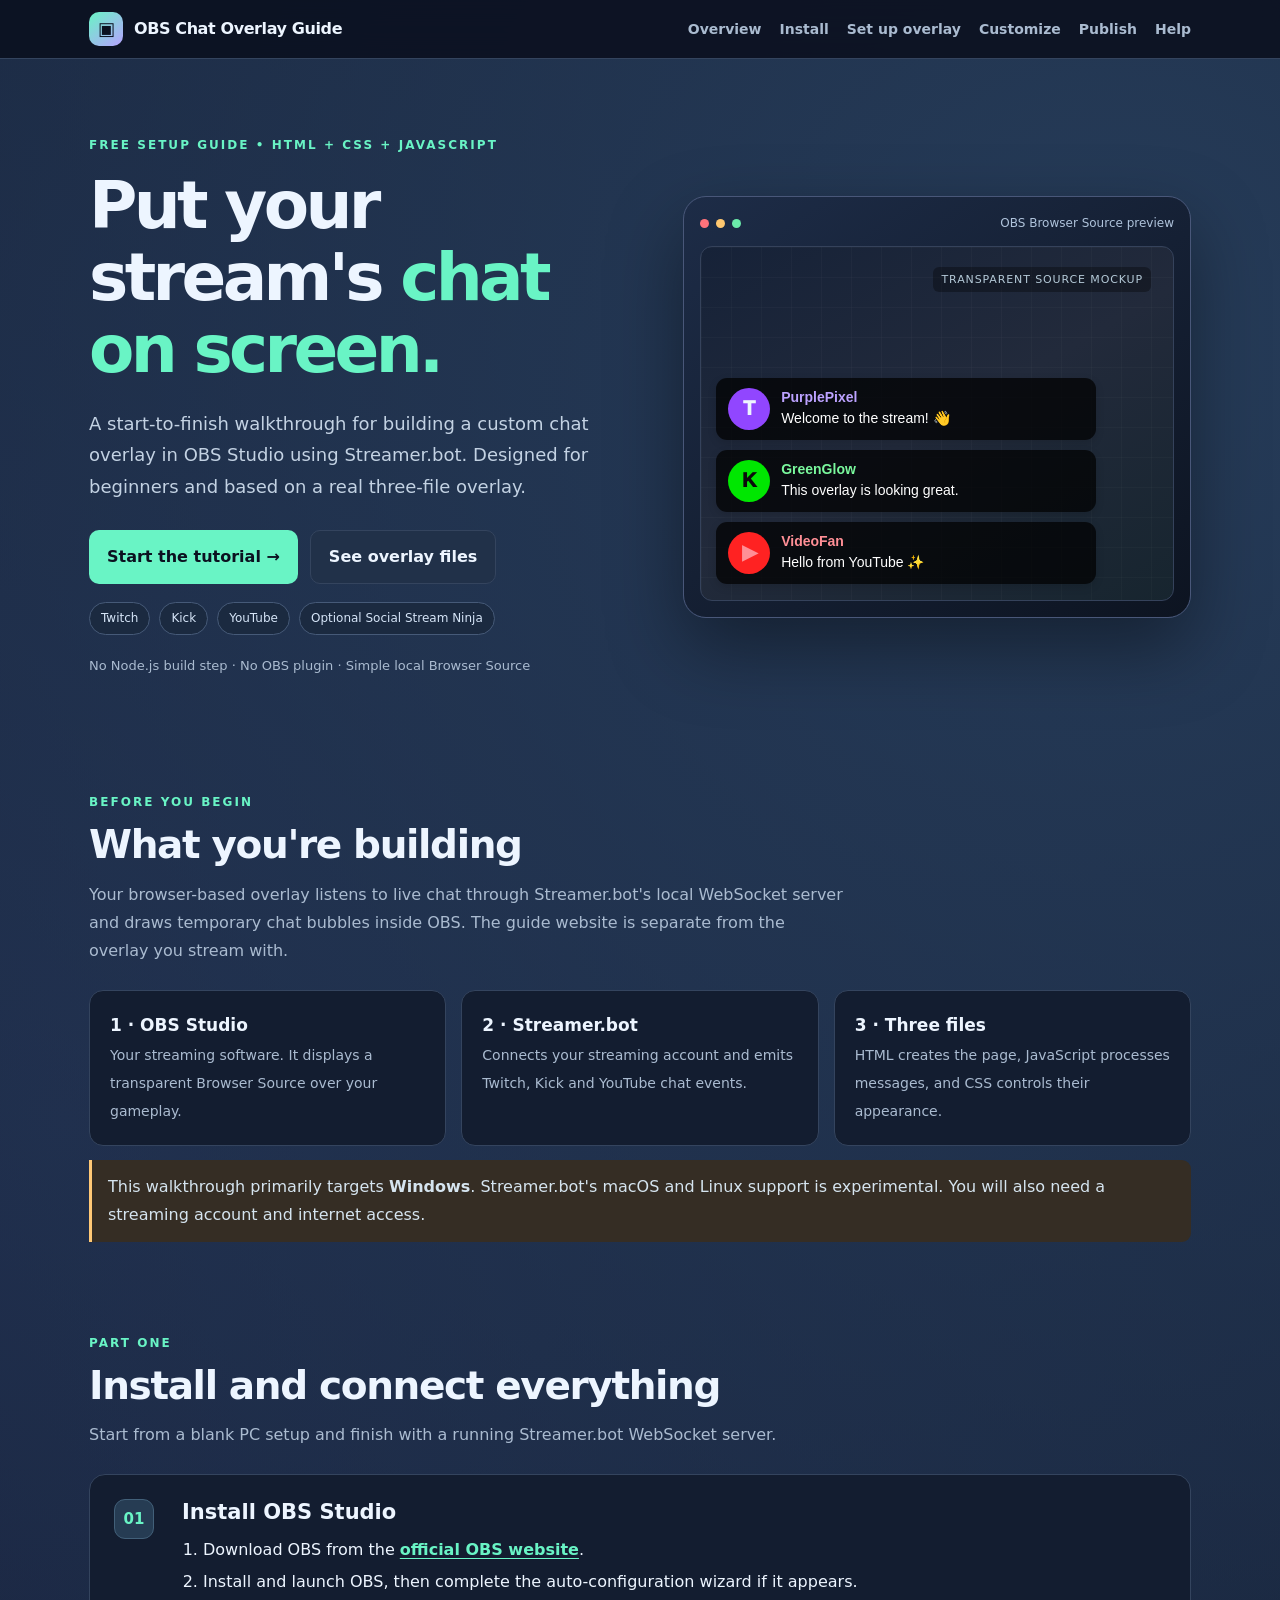
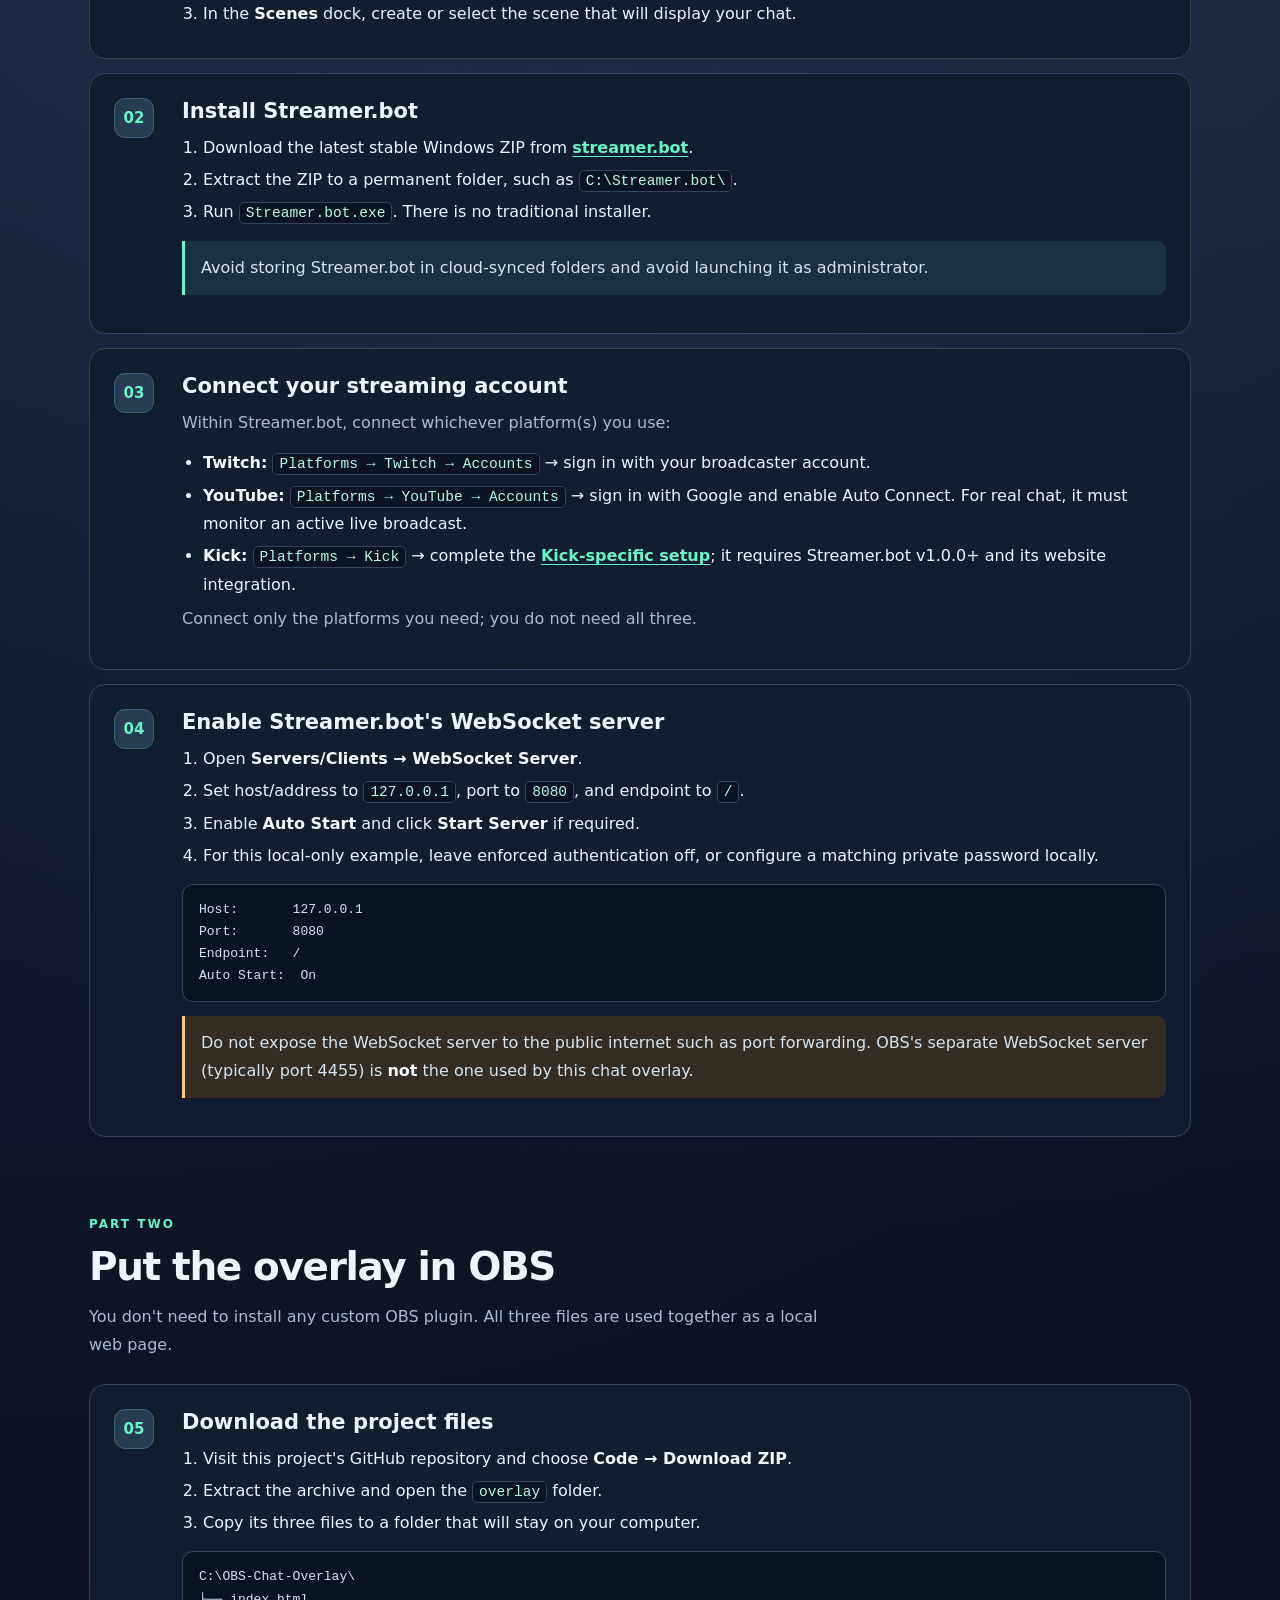
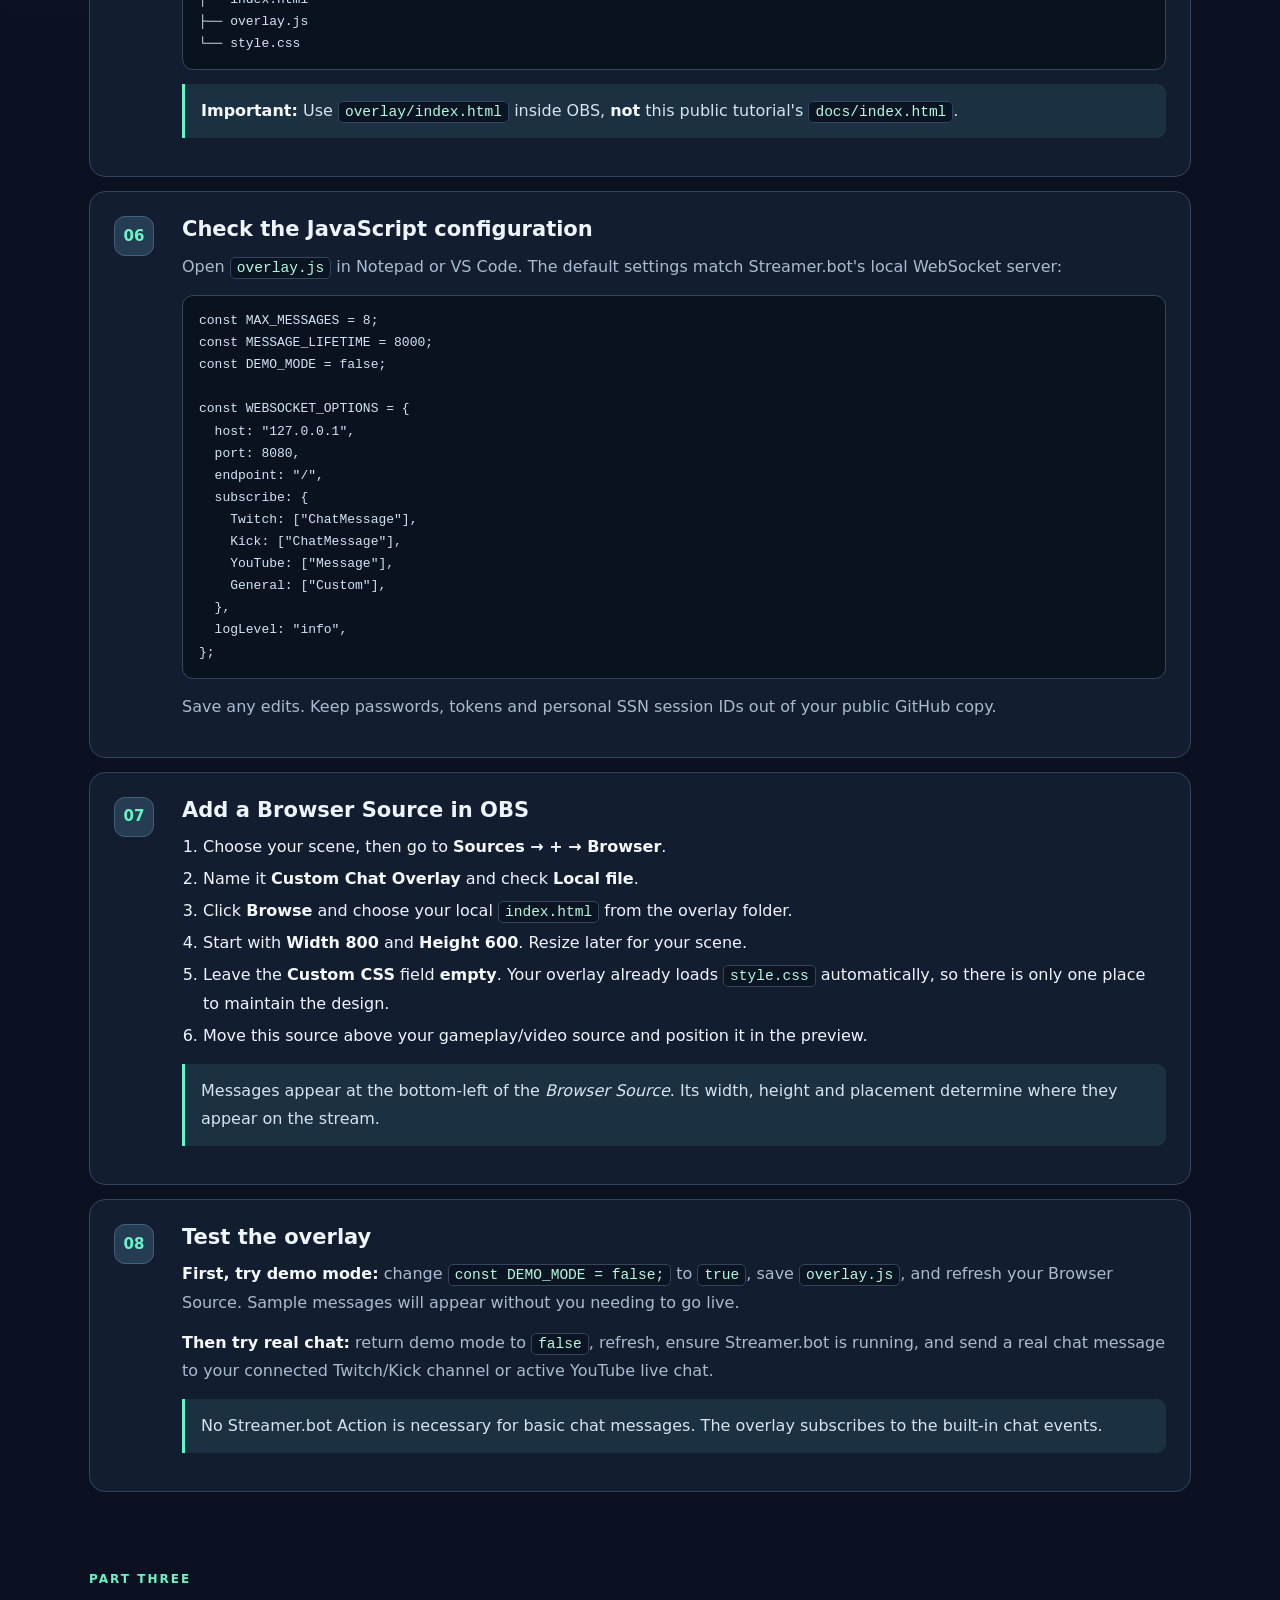
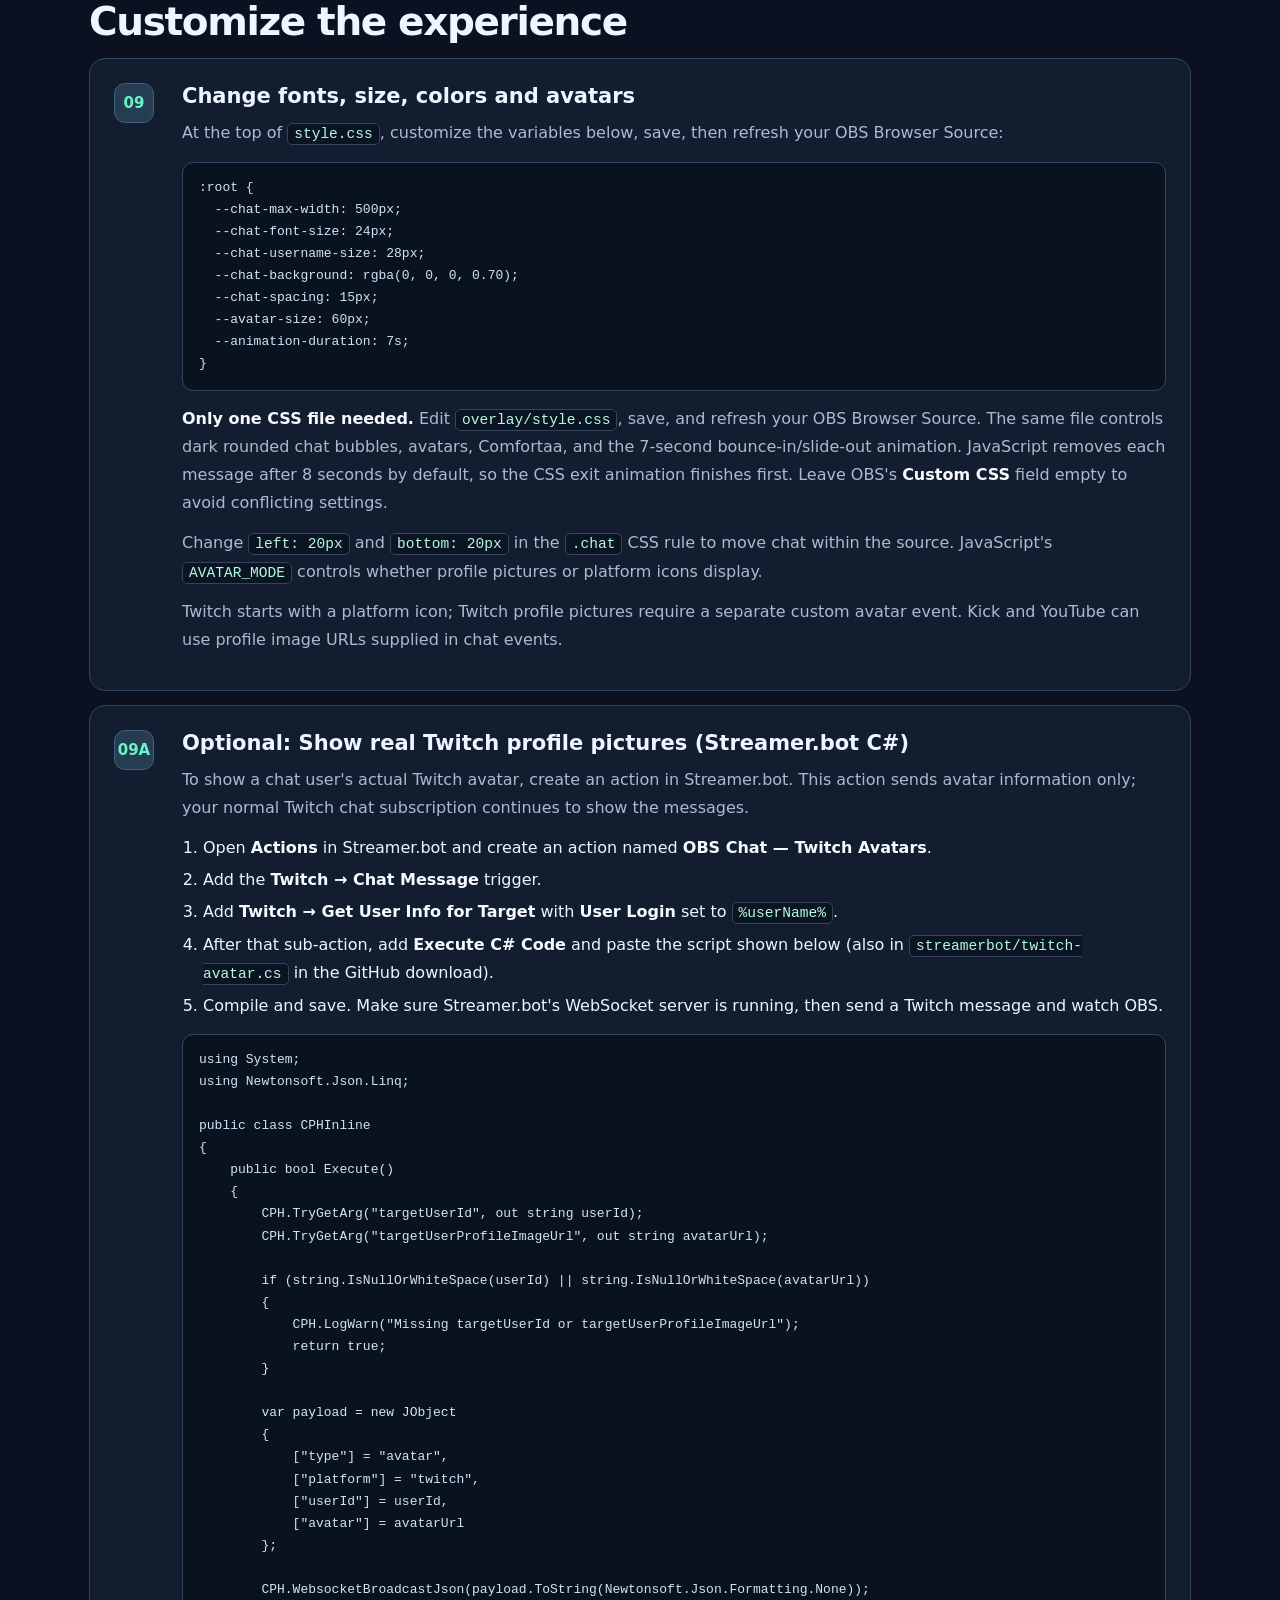
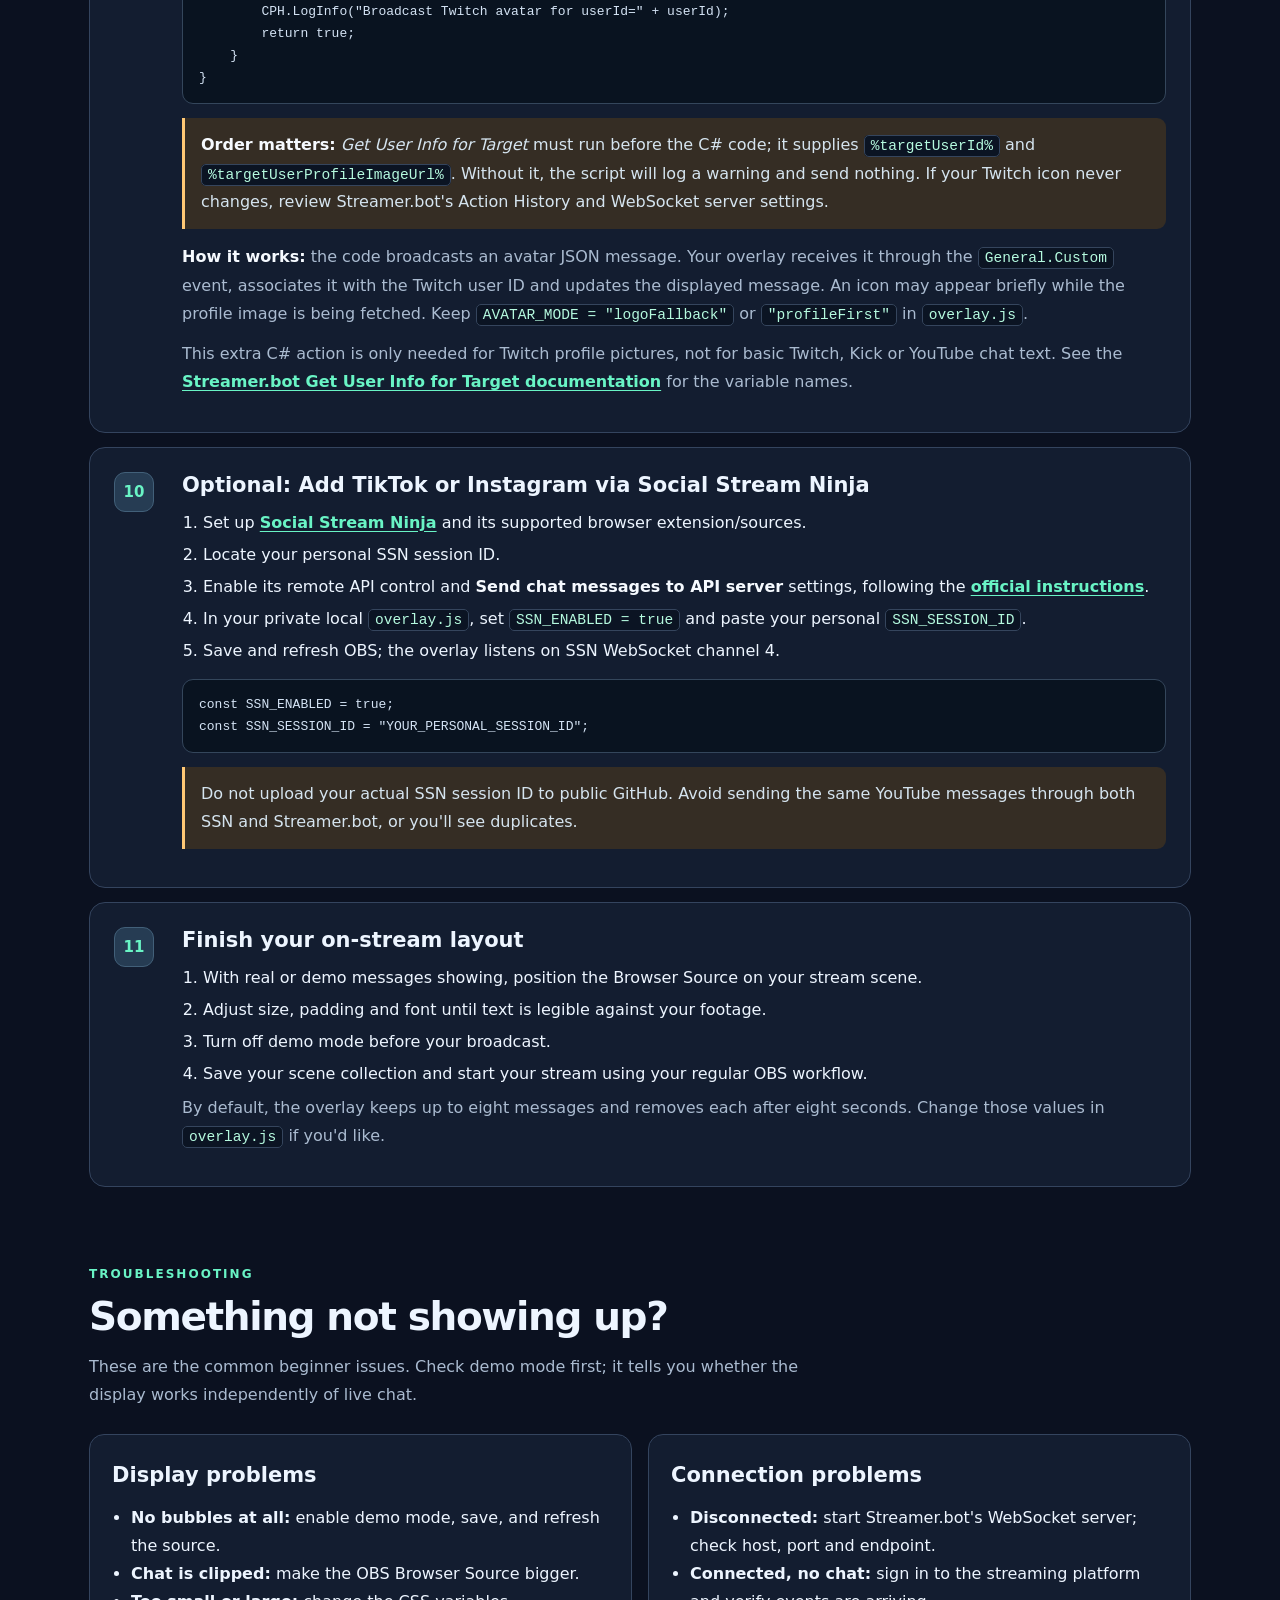
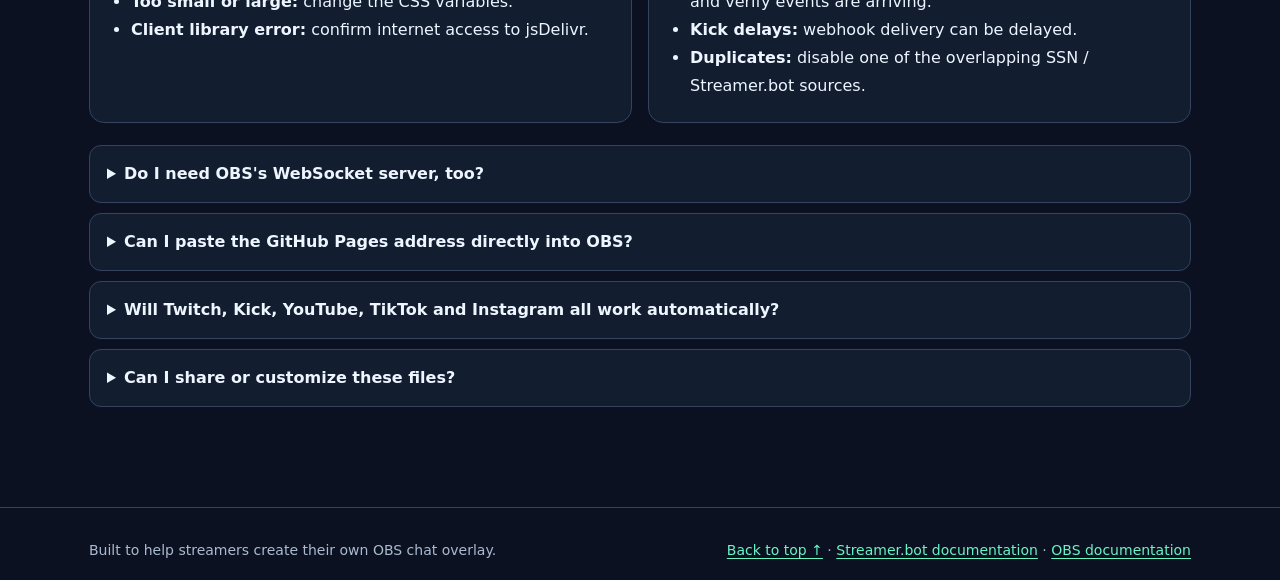
<file: docs/index.html>
<!DOCTYPE html>
<html lang="en">
<head>
  <meta charset="utf-8">
  <meta name="viewport" content="width=device-width, initial-scale=1">
  <meta name="description" content="A complete beginner-friendly tutorial for making a custom multi-platform chat overlay in OBS with Streamer.bot.">
  <meta name="theme-color" content="#0b1120">
  <title>OBS + Streamer.bot | Build Your Own Chat Overlay</title>
  <style>
    :root { color-scheme: dark; --bg:#0b1120; --panel:#131d30; --panel2:#19253c; --text:#edf5ff; --muted:#aabbd0; --edge:#34445e; --mint:#69f4c5; --lilac:#b6a2ff; --red:#ff777d; --max:1150px; }
    * { box-sizing:border-box; }
    [hidden] { display:none !important; }
    html { scroll-behavior:smooth; scroll-padding-top:88px; }
    body { margin:0; font:16px/1.75 system-ui,-apple-system,'Segoe UI',sans-serif; color:var(--text); background:radial-gradient(circle at 88% 4%,#263c59 0,transparent 30%),radial-gradient(circle at 5% 13%,#1b2544 0,transparent 28%),var(--bg); }
    a { color:var(--mint); text-underline-offset:3px; }
    a:hover { color:#c5ffe8; }
    button { font:inherit; }
    .frame { max-width:var(--max); margin:0 auto; padding:0 24px; }
    .topbar { position:sticky; z-index:20; top:0; background:rgba(11,17,32,.91); backdrop-filter:blur(16px); border-bottom:1px solid var(--edge); }
    .top-inner { max-width:var(--max); margin:auto; padding:12px 24px; display:flex; align-items:center; justify-content:space-between; gap:18px; }
    .brand { color:var(--text); text-decoration:none; display:flex; align-items:center; gap:11px; font-weight:800; letter-spacing:-.025em; white-space:nowrap; }
    .brandmark { display:grid; place-items:center; background:linear-gradient(140deg,var(--mint),var(--lilac)); color:#0b1120; width:34px; height:34px; border-radius:10px; font-size:18px; }
    .navlinks { display:flex; flex-wrap:wrap; gap:8px 18px; align-items:center; }
    .navlinks a { color:var(--muted); text-decoration:none; font-size:14px; font-weight:650; }
    .navlinks a:hover { color:var(--mint); }
    .eyebrow { color:var(--mint); font-size:12px; text-transform:uppercase; letter-spacing:.17em; font-weight:850; }
    header.hero { padding:76px 0 72px; }
    .hero-grid { display:grid; grid-template-columns:1.04fr .96fr; gap:44px; align-items:center; }
    h1 { font-size:clamp(36px,5.2vw,66px); line-height:1.09; margin:14px 0 22px; letter-spacing:-.055em; }
    h1 span { color:var(--mint); }
    .lead { font-size:18px; max-width:650px; color:#c3d2e3; margin:0 0 28px; }
    .buttons { display:flex; flex-wrap:wrap; gap:12px; }
    .button { color:#0b1120; background:var(--mint); padding:12px 18px; text-decoration:none; border-radius:10px; font-weight:800; display:inline-flex; align-items:center; justify-content:center; transition:transform .15s; }
    .button:hover { transform:translateY(-2px); color:#0b1120; }
    .button.secondary { color:var(--text); background:#213149; border:1px solid var(--edge); }
    .button.secondary:hover { color:var(--mint); }
    .mini-notes { margin-top:20px; color:var(--muted); font-size:13px; }
    .stage { border:1px solid #495779; border-radius:23px; padding:16px; background:linear-gradient(145deg,#1d2c47,#0d1421); box-shadow:0 30px 75px #0006; }
    .stage-header { display:flex; gap:7px; padding:0 0 12px; align-items:center; color:#afc3db; font-size:12px; }
    .dot { width:9px; height:9px; border-radius:50%; background:#ff737b; }
    .dot:nth-child(2) { background:#ffc870; }
    .dot:nth-child(3) { background:#6bebaa; }
    .stage-header .text { margin-left:auto; }
    .scene { position:relative; height:355px; border-radius:12px; border:1px solid #35425b; overflow:hidden; background:linear-gradient(150deg,#162238,#222a3b 50%,#17252f); }
    .scene::before { content:''; position:absolute; inset:0; opacity:.13; background-image:linear-gradient(#fff3 1px,transparent 1px),linear-gradient(90deg,#fff3 1px,transparent 1px); background-size:30px 30px; }
    .fake-game { position:absolute; right:22px; top:20px; padding:3px 8px; border-radius:6px; color:#b4c9d7; background:#0005; font-size:11px; letter-spacing:.08em; text-transform:uppercase; }
    .chat-preview { position:absolute; left:15px; right:15px; bottom:16px; display:grid; gap:10px; font-family:'Trebuchet MS',sans-serif; }
    .bubble { display:flex; align-items:center; gap:11px; padding:10px 12px; border-radius:11px; background:#000b; box-shadow:0 3px 8px #0002; width:min(100%,380px); }
    .avatar { display:grid; place-items:center; flex:0 0 42px; width:42px; height:42px; border-radius:50%; font-size:20px; font-weight:950; background:#9146ff; }
    .avatar.kick { background:#00e701; color:#0b0b0b; }
    .avatar.yt { background:#f22; }
    .bubble strong { display:block; font-size:14px; line-height:1.1; }
    .bubble p { margin:3px 0 0; color:#fff; line-height:1.3; font-size:14px; }
    .tw { color:#bca2ff; } .ki { color:#7af99d; } .yt { color:#ff8f96; }
    .section { padding:42px 0 35px; }
    h2 { font-size:clamp(27px,3.5vw,39px); letter-spacing:-.035em; line-height:1.2; margin:9px 0 12px; }
    .section-intro { color:var(--muted); max-width:760px; margin:0 0 25px; }
    .overview { display:grid; grid-template-columns:repeat(3,minmax(0,1fr)); gap:15px; }
    .fact { padding:20px; border-radius:14px; border:1px solid var(--edge); background:var(--panel); }
    .fact strong { display:block; font-size:17px; }
    .fact span { color:var(--muted); font-size:14px; }
    .steps { counter-reset:step; display:grid; gap:14px; }
    .step { position:relative; display:grid; grid-template-columns:52px minmax(0,1fr); gap:16px; padding:24px; border:1px solid var(--edge); border-radius:16px; background:var(--panel); }
    .step-index { height:40px; width:40px; display:grid; place-items:center; font-weight:900; font-size:15px; background:#263c53; border:1px solid #426079; color:var(--mint); border-radius:11px; }
    .step h3 { font-size:21px; margin:0 0 9px; line-height:1.3; }
    .step p { margin:6px 0 12px; color:var(--muted); }
    .step ol, .step ul { margin:4px 0 6px; padding-left:21px; }
    .step li { margin:4px 0; }
    .step strong { color:#f6faff; }
    .step a { font-weight:650; }
    code { padding:2px 6px; border:1px solid #35455d; border-radius:5px; background:#0b1423; color:#b5fadf; font-size:.91em; }
    pre { background:#091320; border:1px solid #34465b; color:#d4e3f4; border-radius:11px; overflow-x:auto; padding:14px 16px; font-size:13px; line-height:1.7; margin:14px 0; }
    pre code { display:block; padding:0; background:none; border:0; font-size:inherit; color:inherit; }
    .tip { margin:14px 0; padding:13px 16px; border-left:3px solid var(--mint); background:#1b3040; color:#d5e4ef; border-radius:0 9px 9px 0; }
    .tip.warning { border-color:#ffc875; background:#352d24; }
    .chip-row { display:flex; gap:9px; flex-wrap:wrap; margin-top:18px; }
    .chip { color:#d6e5f7; border:1px solid #465a78; padding:5px 11px; border-radius:30px; font-size:12px; background:#1b2a40; }
    .split { display:grid; grid-template-columns:1fr 1fr; gap:16px; }
    .box { padding:22px; border-radius:15px; border:1px solid var(--edge); background:var(--panel); }
    .box h3 { margin:0 0 10px; font-size:21px; }
    .box p { color:var(--muted); margin:0 0 10px; }
    .box ul { margin:0; padding-left:19px; }
    .file-tree { background:#0a1523; border:1px solid var(--edge); border-radius:12px; padding:14px 17px; font-size:14px; line-height:1.9; overflow:auto; white-space:pre; }
    details { border:1px solid var(--edge); border-radius:12px; background:var(--panel); padding:0 17px; }
    details + details { margin-top:10px; }
    summary { padding:14px 0; cursor:pointer; font-weight:750; }
    details p { color:var(--muted); margin:0 0 16px; }
    .footer { margin-top:65px; padding:30px 0; border-top:1px solid var(--edge); color:var(--muted); font-size:14px; }
    .footer .frame { display:flex; justify-content:space-between; gap:25px; flex-wrap:wrap; }
    @media(max-width:820px) { .hero-grid { grid-template-columns:1fr; } header.hero { padding-top:48px; } .stage { max-width:610px; } .overview { grid-template-columns:1fr; } .split { grid-template-columns:1fr; } }
    @media(max-width:650px) { .frame { padding:0 17px; } .top-inner { padding:11px 17px; align-items:flex-start; flex-direction:column; } .navlinks { gap:7px 13px; } .step { grid-template-columns:1fr; padding:18px; gap:10px; } .step-index { width:35px; height:35px; } .scene { height:310px; } .bubble { padding:8px; } h1 { font-size:40px; } }
    @media(prefers-reduced-motion:reduce) { html { scroll-behavior:auto; } .button { transition:none; } }
  </style>
</head>
<body>
  <nav class="topbar" aria-label="Main navigation">
    <div class="top-inner">
      <a class="brand" href="#home"><span class="brandmark" aria-hidden="true">▣</span> OBS Chat Overlay Guide</a>
      <div class="navlinks"><a href="#requirements">Overview</a><a href="#install">Install</a><a href="#overlay">Set up overlay</a><a href="#customize">Customize</a><a href="#publish">Publish</a><a href="#help">Help</a></div>
    </div>
  </nav>

  <header class="hero" id="home">
    <div class="frame hero-grid">
      <div>
        <div class="eyebrow">Free setup guide • HTML + CSS + JavaScript</div>
        <h1>Put your stream's <span>chat on screen.</span></h1>
        <p class="lead">A start-to-finish walkthrough for building a custom chat overlay in OBS Studio using Streamer.bot. Designed for beginners and based on a real three-file overlay.</p>
        <div class="buttons">
          <a class="button" href="#install">Start the tutorial →</a>
          <a class="button secondary" href="#overlay">See overlay files</a>
          <a class="button secondary" href="https://github.com/" data-repo-link hidden>Open GitHub repo ↗</a>
        </div>
        <div class="chip-row"><span class="chip">Twitch</span><span class="chip">Kick</span><span class="chip">YouTube</span><span class="chip">Optional Social Stream Ninja</span></div>
        <div class="mini-notes">No Node.js build step · No OBS plugin · Simple local Browser Source</div>
      </div>
      <div class="stage" aria-label="Illustrative preview of chat bubbles in OBS">
        <div class="stage-header"><span class="dot"></span><span class="dot"></span><span class="dot"></span><span class="text">OBS Browser Source preview</span></div>
        <div class="scene">
          <div class="fake-game">Transparent source mockup</div>
          <div class="chat-preview">
            <div class="bubble"><span class="avatar">T</span><div><strong class="tw">PurplePixel</strong><p>Welcome to the stream! 👋</p></div></div>
            <div class="bubble"><span class="avatar kick">K</span><div><strong class="ki">GreenGlow</strong><p>This overlay is looking great.</p></div></div>
            <div class="bubble"><span class="avatar yt">▶</span><div><strong class="yt">VideoFan</strong><p>Hello from YouTube ✨</p></div></div>
          </div>
        </div>
      </div>
    </div>
  </header>

  <main>
    <section class="section" id="requirements">
      <div class="frame">
        <div class="eyebrow">Before you begin</div><h2>What you're building</h2>
        <p class="section-intro">Your browser-based overlay listens to live chat through Streamer.bot's local WebSocket server and draws temporary chat bubbles inside OBS. The guide website is separate from the overlay you stream with.</p>
        <div class="overview">
          <div class="fact"><strong>1 · OBS Studio</strong><span>Your streaming software. It displays a transparent Browser Source over your gameplay.</span></div>
          <div class="fact"><strong>2 · Streamer.bot</strong><span>Connects your streaming account and emits Twitch, Kick and YouTube chat events.</span></div>
          <div class="fact"><strong>3 · Three files</strong><span>HTML creates the page, JavaScript processes messages, and CSS controls their appearance.</span></div>
        </div>
        <div class="tip warning">This walkthrough primarily targets <strong>Windows</strong>. Streamer.bot's macOS and Linux support is experimental. You will also need a streaming account and internet access.</div>
      </div>
    </section>

    <section class="section" id="install">
      <div class="frame">
        <div class="eyebrow">Part one</div><h2>Install and connect everything</h2>
        <p class="section-intro">Start from a blank PC setup and finish with a running Streamer.bot WebSocket server.</p>
        <div class="steps">
          <article class="step"><span class="step-index">01</span><div><h3>Install OBS Studio</h3><ol><li>Download OBS from the <a href="https://obsproject.com/download/" target="_blank" rel="noopener">official OBS website</a>.</li><li>Install and launch OBS, then complete the auto-configuration wizard if it appears.</li><li>In the <strong>Scenes</strong> dock, create or select the scene that will display your chat.</li></ol></div></article>
          <article class="step"><span class="step-index">02</span><div><h3>Install Streamer.bot</h3><ol><li>Download the latest stable Windows ZIP from <a href="https://streamer.bot/" target="_blank" rel="noopener">streamer.bot</a>.</li><li>Extract the ZIP to a permanent folder, such as <code>C:\Streamer.bot\</code>.</li><li>Run <code>Streamer.bot.exe</code>. There is no traditional installer.</li></ol><div class="tip">Avoid storing Streamer.bot in cloud-synced folders and avoid launching it as administrator.</div></div></article>
          <article class="step"><span class="step-index">03</span><div><h3>Connect your streaming account</h3><p>Within Streamer.bot, connect whichever platform(s) you use:</p><ul><li><strong>Twitch:</strong> <code>Platforms → Twitch → Accounts</code> → sign in with your broadcaster account.</li><li><strong>YouTube:</strong> <code>Platforms → YouTube → Accounts</code> → sign in with Google and enable Auto Connect. For real chat, it must monitor an active live broadcast.</li><li><strong>Kick:</strong> <code>Platforms → Kick</code> → complete the <a href="https://docs.streamer.bot/guide/platforms/kick" target="_blank" rel="noopener">Kick-specific setup</a>; it requires Streamer.bot v1.0.0+ and its website integration.</li></ul><p>Connect only the platforms you need; you do not need all three.</p></div></article>
          <article class="step"><span class="step-index">04</span><div><h3>Enable Streamer.bot's WebSocket server</h3><ol><li>Open <strong>Servers/Clients → WebSocket Server</strong>.</li><li>Set host/address to <code>127.0.0.1</code>, port to <code>8080</code>, and endpoint to <code>/</code>.</li><li>Enable <strong>Auto Start</strong> and click <strong>Start Server</strong> if required.</li><li>For this local-only example, leave enforced authentication off, or configure a matching private password locally.</li></ol><pre><code>Host:       127.0.0.1
Port:       8080
Endpoint:   /
Auto Start:  On</code></pre><div class="tip warning">Do not expose the WebSocket server to the public internet such as port forwarding. OBS's separate WebSocket server (typically port 4455) is <strong>not</strong> the one used by this chat overlay.</div></div></article>
        </div>
      </div>
    </section>

    <section class="section" id="overlay">
      <div class="frame">
        <div class="eyebrow">Part two</div><h2>Put the overlay in OBS</h2>
        <p class="section-intro">You don't need to install any custom OBS plugin. All three files are used together as a local web page.</p>
        <div class="steps">
          <article class="step"><span class="step-index">05</span><div><h3>Download the project files</h3><ol><li>Visit this project's GitHub repository and choose <strong>Code → Download ZIP</strong>.</li><li>Extract the archive and open the <code>overlay</code> folder.</li><li>Copy its three files to a folder that will stay on your computer.</li></ol><pre><code>C:\OBS-Chat-Overlay\
├── index.html
├── overlay.js
└── style.css</code></pre><div class="tip"><strong>Important:</strong> Use <code>overlay/index.html</code> inside OBS, <strong>not</strong> this public tutorial's <code>docs/index.html</code>.</div></div></article>
          <article class="step"><span class="step-index">06</span><div><h3>Check the JavaScript configuration</h3><p>Open <code>overlay.js</code> in Notepad or VS Code. The default settings match Streamer.bot's local WebSocket server:</p><pre><code>const MAX_MESSAGES = 8;
const MESSAGE_LIFETIME = 8000;
const DEMO_MODE = false;

const WEBSOCKET_OPTIONS = {
  host: "127.0.0.1",
  port: 8080,
  endpoint: "/",
  subscribe: {
    Twitch: ["ChatMessage"],
    Kick: ["ChatMessage"],
    YouTube: ["Message"],
    General: ["Custom"],
  },
  logLevel: "info",
};</code></pre><p>Save any edits. Keep passwords, tokens and personal SSN session IDs out of your public GitHub copy.</p></div></article>
          <article class="step"><span class="step-index">07</span><div><h3>Add a Browser Source in OBS</h3><ol><li>Choose your scene, then go to <strong>Sources → + → Browser</strong>.</li><li>Name it <strong>Custom Chat Overlay</strong> and check <strong>Local file</strong>.</li><li>Click <strong>Browse</strong> and choose your local <code>index.html</code> from the overlay folder.</li><li>Start with <strong>Width 800</strong> and <strong>Height 600</strong>. Resize later for your scene.</li><li>Leave the <strong>Custom CSS</strong> field <strong>empty</strong>. Your overlay already loads <code>style.css</code> automatically, so there is only one place to maintain the design.</li><li>Move this source above your gameplay/video source and position it in the preview.</li></ol><div class="tip">Messages appear at the bottom-left of the <em>Browser Source</em>. Its width, height and placement determine where they appear on the stream.</div></div></article>
          <article class="step"><span class="step-index">08</span><div><h3>Test the overlay</h3><p><strong>First, try demo mode:</strong> change <code>const DEMO_MODE = false;</code> to <code>true</code>, save <code>overlay.js</code>, and refresh your Browser Source. Sample messages will appear without you needing to go live.</p><p><strong>Then try real chat:</strong> return demo mode to <code>false</code>, refresh, ensure Streamer.bot is running, and send a real chat message to your connected Twitch/Kick channel or active YouTube live chat.</p><div class="tip">No Streamer.bot Action is necessary for basic chat messages. The overlay subscribes to the built-in chat events.</div></div></article>
        </div>
      </div>
    </section>

    <section class="section" id="customize">
      <div class="frame">
        <div class="eyebrow">Part three</div><h2>Customize the experience</h2>
        <div class="steps">
          <article class="step"><span class="step-index">09</span><div><h3>Change fonts, size, colors and avatars</h3><p>At the top of <code>style.css</code>, customize the variables below, save, then refresh your OBS Browser Source:</p><pre><code>:root {
  --chat-max-width: 500px;
  --chat-font-size: 24px;
  --chat-username-size: 28px;
  --chat-background: rgba(0, 0, 0, 0.70);
  --chat-spacing: 15px;
  --avatar-size: 60px;
  --animation-duration: 7s;
}</code></pre><p><strong>Only one CSS file needed.</strong> Edit <code>overlay/style.css</code>, save, and refresh your OBS Browser Source. The same file controls dark rounded chat bubbles, avatars, Comfortaa, and the 7-second bounce-in/slide-out animation. JavaScript removes each message after 8 seconds by default, so the CSS exit animation finishes first. Leave OBS's <strong>Custom CSS</strong> field empty to avoid conflicting settings.</p><p>Change <code>left: 20px</code> and <code>bottom: 20px</code> in the <code>.chat</code> CSS rule to move chat within the source. JavaScript's <code>AVATAR_MODE</code> controls whether profile pictures or platform icons display.</p><p>Twitch starts with a platform icon; Twitch profile pictures require a separate custom avatar event. Kick and YouTube can use profile image URLs supplied in chat events.</p></div></article>
          <article class="step"><span class="step-index">09A</span><div><h3>Optional: Show real Twitch profile pictures (Streamer.bot C#)</h3><p>To show a chat user's actual Twitch avatar, create an action in Streamer.bot. This action sends avatar information only; your normal Twitch chat subscription continues to show the messages.</p><ol><li>Open <strong>Actions</strong> in Streamer.bot and create an action named <strong>OBS Chat — Twitch Avatars</strong>.</li><li>Add the <strong>Twitch → Chat Message</strong> trigger.</li><li>Add <strong>Twitch → Get User Info for Target</strong> with <strong>User Login</strong> set to <code>%userName%</code>.</li><li>After that sub-action, add <strong>Execute C# Code</strong> and paste the script shown below (also in <code>streamerbot/twitch-avatar.cs</code> in the GitHub download).</li><li>Compile and save. Make sure Streamer.bot's WebSocket server is running, then send a Twitch message and watch OBS.</li></ol><pre><code>using System;
using Newtonsoft.Json.Linq;

public class CPHInline
{
    public bool Execute()
    {
        CPH.TryGetArg(&quot;targetUserId&quot;, out string userId);
        CPH.TryGetArg(&quot;targetUserProfileImageUrl&quot;, out string avatarUrl);

        if (string.IsNullOrWhiteSpace(userId) || string.IsNullOrWhiteSpace(avatarUrl))
        {
            CPH.LogWarn(&quot;Missing targetUserId or targetUserProfileImageUrl&quot;);
            return true;
        }

        var payload = new JObject
        {
            [&quot;type&quot;] = &quot;avatar&quot;,
            [&quot;platform&quot;] = &quot;twitch&quot;,
            [&quot;userId&quot;] = userId,
            [&quot;avatar&quot;] = avatarUrl
        };

        CPH.WebsocketBroadcastJson(payload.ToString(Newtonsoft.Json.Formatting.None));
        CPH.LogInfo(&quot;Broadcast Twitch avatar for userId=&quot; + userId);
        return true;
    }
}</code></pre><div class="tip warning"><strong>Order matters:</strong> <em>Get User Info for Target</em> must run before the C# code; it supplies <code>%targetUserId%</code> and <code>%targetUserProfileImageUrl%</code>. Without it, the script will log a warning and send nothing. If your Twitch icon never changes, review Streamer.bot's Action History and WebSocket server settings.</div><p><strong>How it works:</strong> the code broadcasts an avatar JSON message. Your overlay receives it through the <code>General.Custom</code> event, associates it with the Twitch user ID and updates the displayed message. An icon may appear briefly while the profile image is being fetched. Keep <code>AVATAR_MODE = "logoFallback"</code> or <code>"profileFirst"</code> in <code>overlay.js</code>.</p><p>This extra C# action is only needed for Twitch profile pictures, not for basic Twitch, Kick or YouTube chat text. See the <a href="https://docs.streamer.bot/api/sub-actions/twitch/user/get-user-info-for-target" target="_blank" rel="noopener">Streamer.bot Get User Info for Target documentation</a> for the variable names.</p></div></article>
          <article class="step"><span class="step-index">10</span><div><h3>Optional: Add TikTok or Instagram via Social Stream Ninja</h3><ol><li>Set up <a href="https://socialstream.ninja/" target="_blank" rel="noopener">Social Stream Ninja</a> and its supported browser extension/sources.</li><li>Locate your personal SSN session ID.</li><li>Enable its remote API control and <strong>Send chat messages to API server</strong> settings, following the <a href="https://github.com/steveseguin/social_stream/blob/main/api.md" target="_blank" rel="noopener">official instructions</a>.</li><li>In your private local <code>overlay.js</code>, set <code>SSN_ENABLED = true</code> and paste your personal <code>SSN_SESSION_ID</code>.</li><li>Save and refresh OBS; the overlay listens on SSN WebSocket channel 4.</li></ol><pre><code>const SSN_ENABLED = true;
const SSN_SESSION_ID = "YOUR_PERSONAL_SESSION_ID";</code></pre><div class="tip warning">Do not upload your actual SSN session ID to public GitHub. Avoid sending the same YouTube messages through both SSN and Streamer.bot, or you'll see duplicates.</div></div></article>
          <article class="step"><span class="step-index">11</span><div><h3>Finish your on-stream layout</h3><ol><li>With real or demo messages showing, position the Browser Source on your stream scene.</li><li>Adjust size, padding and font until text is legible against your footage.</li><li>Turn off demo mode before your broadcast.</li><li>Save your scene collection and start your stream using your regular OBS workflow.</li></ol><p>By default, the overlay keeps up to eight messages and removes each after eight seconds. Change those values in <code>overlay.js</code> if you'd like.</p></div></article>
        </div>
      </div>
    </section>

    <section class="section" id="help">
      <div class="frame">
        <div class="eyebrow">Troubleshooting</div><h2>Something not showing up?</h2>
        <p class="section-intro">These are the common beginner issues. Check demo mode first; it tells you whether the display works independently of live chat.</p>
        <div class="split">
          <div class="box"><h3>Display problems</h3><ul><li><strong>No bubbles at all:</strong> enable demo mode, save, and refresh the source.</li><li><strong>Chat is clipped:</strong> make the OBS Browser Source bigger.</li><li><strong>Too small or large:</strong> change the CSS variables.</li><li><strong>Client library error:</strong> confirm internet access to jsDelivr.</li></ul></div>
          <div class="box"><h3>Connection problems</h3><ul><li><strong>Disconnected:</strong> start Streamer.bot's WebSocket server; check host, port and endpoint.</li><li><strong>Connected, no chat:</strong> sign in to the streaming platform and verify events are arriving.</li><li><strong>Kick delays:</strong> webhook delivery can be delayed.</li><li><strong>Duplicates:</strong> disable one of the overlapping SSN / Streamer.bot sources.</li></ul></div>
        </div>
        <div style="margin-top:22px">
          <details><summary>Do I need OBS's WebSocket server, too?</summary><p>No. It is optional for this overlay. OBS's WebSocket server is for apps controlling OBS. Your custom HTML overlay uses Streamer.bot's WebSocket server, typically at 127.0.0.1:8080.</p></details>
          <details><summary>Can I paste the GitHub Pages address directly into OBS?</summary><p>This guide deliberately uses a local file in OBS. A hosted HTTPS page connecting to a local, non-TLS WebSocket has browser security/network constraints and is not the recommended beginner setup. Download the overlay's three files and select the local index.html instead.</p></details>
          <details><summary>Will Twitch, Kick, YouTube, TikTok and Instagram all work automatically?</summary><p>No. Streamer.bot must be connected to your chosen supported platforms and receive their events. TikTok and Instagram use the optional Social Stream Ninja connection, which must be configured separately. Custom Twitch avatar images also need an additional custom event.</p></details>
          <details><summary>Can I share or customize these files?</summary><p>Yes, you can customize files on your computer. If you publish your own fork, decide on an appropriate license and avoid committing secrets such as passwords, tokens and personal session IDs.</p></details>
        </div>
      </div>
    </section>
  </main>

  <footer class="footer"><div class="frame"><span>Built to help streamers create their own OBS chat overlay.</span><span><a href="#home">Back to top ↑</a> · <a href="https://docs.streamer.bot/" target="_blank" rel="noopener">Streamer.bot documentation</a> · <a href="https://obsproject.com/kb/browser-source" target="_blank" rel="noopener">OBS documentation</a></span></div></footer>
  <script>
    // On a standard GitHub Pages project URL, derive this repository's link.
    // No repository URL is hard-coded because this is a reusable template.
    const host = window.location.hostname.toLowerCase();
    const match = host.match(/^([a-z0-9-]+)\.github\.io$/);
    const repo = window.location.pathname.split('/').filter(Boolean)[0];
    if (match && repo) {
      const url = 'https://github.com/' + encodeURIComponent(match[1]) + '/' + encodeURIComponent(repo);
      for (const link of document.querySelectorAll('[data-repo-link]')) {
        link.href = url;
        link.hidden = false;
      }
    }
  </script>
</body>
</html>
</file>
